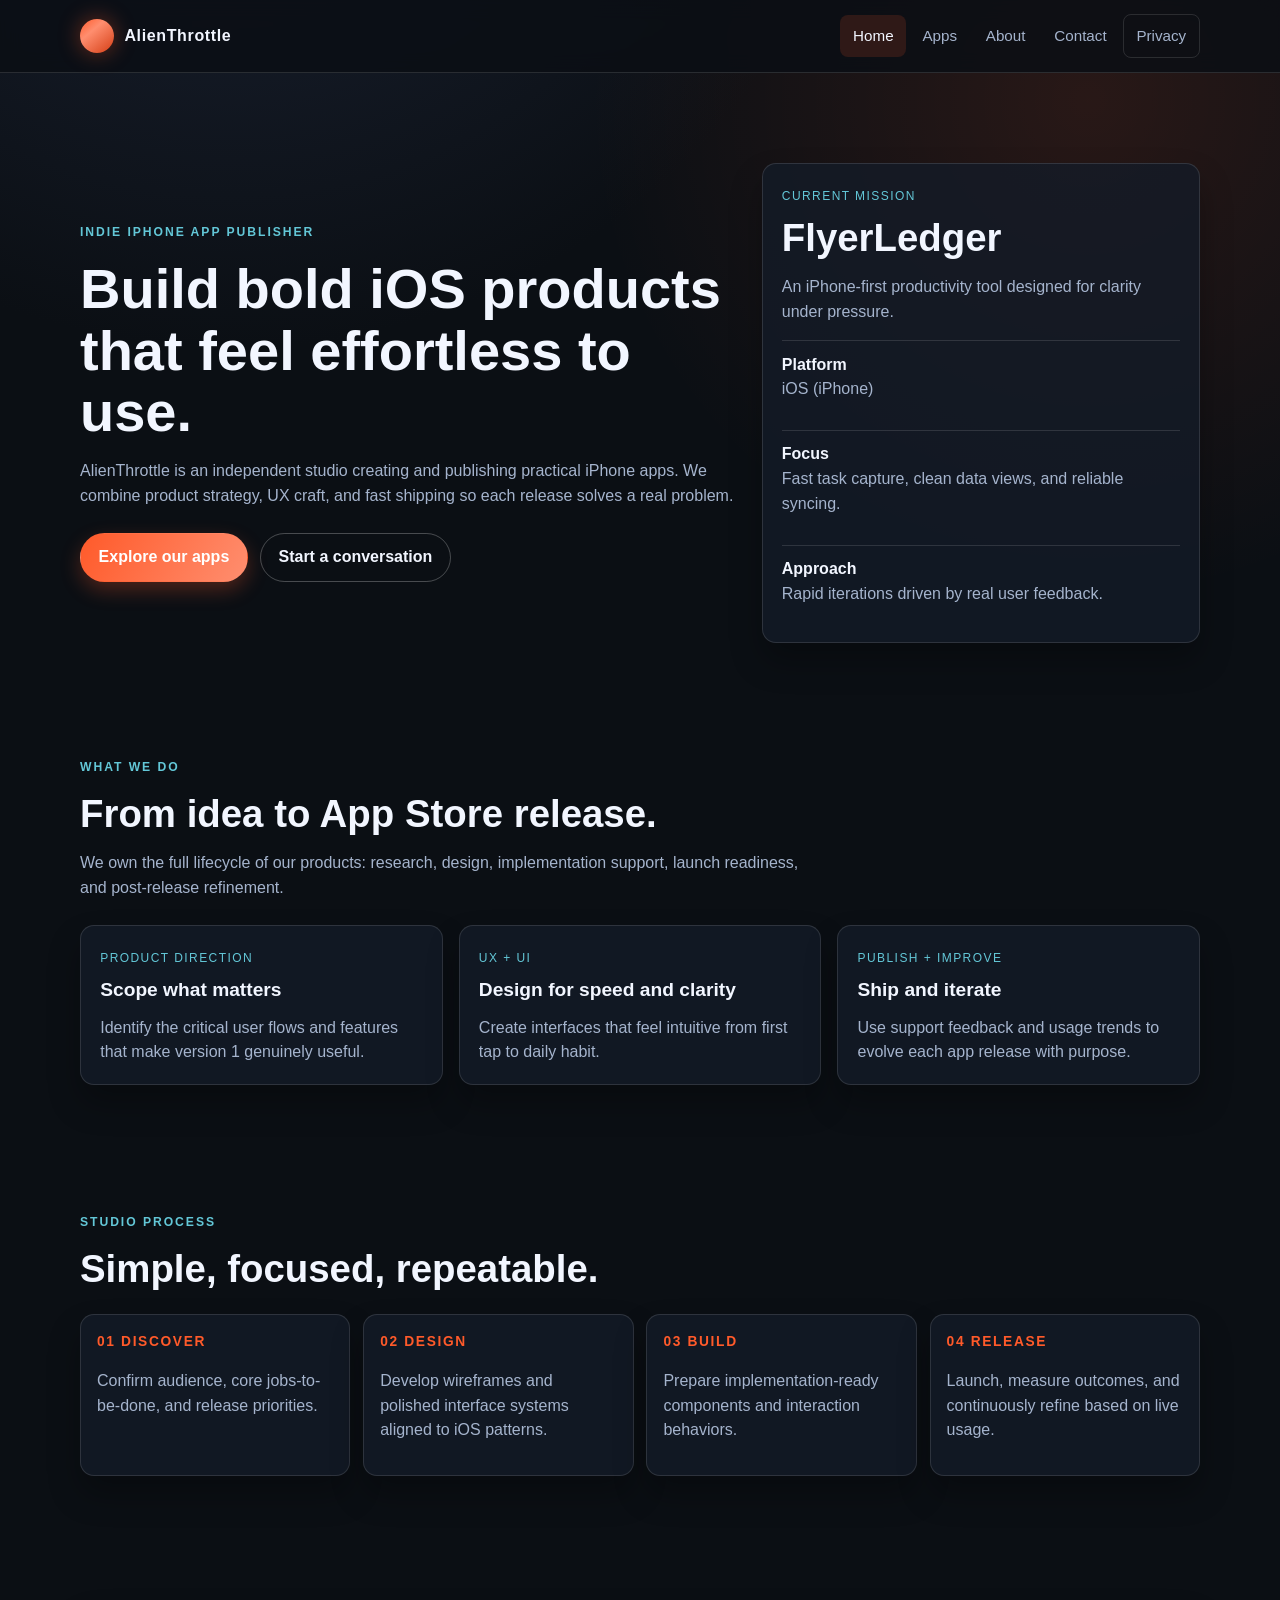
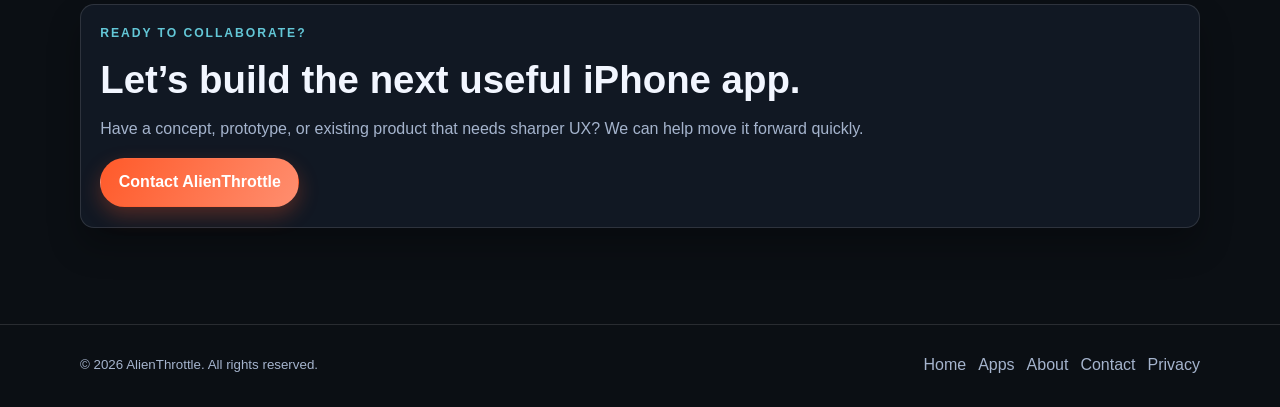
<file: index.html>
<!doctype html>
<html lang="en">
  <head>
    <meta charset="utf-8">
    <meta name="viewport" content="width=device-width, initial-scale=1">
    <title>AlienThrottle | Indie iPhone App Studio</title>
    <meta name="description" content="AlienThrottle is an indie studio that designs, builds, and publishes iPhone apps with a sharp focus on UX and performance.">
    <meta property="og:title" content="AlienThrottle | Indie iPhone App Studio">
    <meta property="og:description" content="We make and publish iPhone apps with thoughtful design and fast iteration.">
    <meta property="og:type" content="website">
    <meta property="og:url" content="https://alienthrottle.com/">
    <meta name="theme-color" content="#0b0f14">
    <link rel="canonical" href="https://alienthrottle.com/">
    <link rel="stylesheet" href="assets/css/main.css">
  </head>
  <body>
    <a class="skip-link" href="#main">Skip to content</a>
    <header class="site-header">
      <div class="inner header-inner">
        <a class="brand" href="index.html">
          <span class="brand-mark" aria-hidden="true"></span>
          <span class="brand-text">AlienThrottle</span>
        </a>
        <button class="nav-toggle" type="button" data-nav-toggle aria-expanded="false" aria-controls="site-nav">
          Menu
        </button>
        <nav class="site-nav" id="site-nav" data-site-nav data-open="false" aria-label="Main navigation">
          <ul>
            <li><a href="index.html" aria-current="page">Home</a></li>
            <li><a href="apps.html">Apps</a></li>
            <li><a href="about.html">About</a></li>
            <li><a href="contact.html">Contact</a></li>
            <li><a class="cta-link" href="privacy.html">Privacy</a></li>
          </ul>
        </nav>
      </div>
    </header>
    <main id="main">
      <section class="hero">
        <div class="inner hero-grid">
          <div>
            <p class="eyebrow">Indie iPhone App Publisher</p>
            <h1>Build bold iOS products that feel effortless to use.</h1>
            <p>
              AlienThrottle is an independent studio creating and publishing practical iPhone apps.
              We combine product strategy, UX craft, and fast shipping so each release solves a real problem.
            </p>
            <div class="hero-actions">
              <a class="button button-primary" href="apps.html">Explore our apps</a>
              <a class="button button-secondary" href="contact.html">Start a conversation</a>
            </div>
          </div>
          <aside class="hero-card" aria-label="Current project snapshot">
            <p class="tag">Current Mission</p>
            <h2>FlyerLedger</h2>
            <p>An iPhone-first productivity tool designed for clarity under pressure.</p>
            <div class="meta">
              <div class="meta-item">
                <strong>Platform</strong>
                <p>iOS (iPhone)</p>
              </div>
              <div class="meta-item">
                <strong>Focus</strong>
                <p>Fast task capture, clean data views, and reliable syncing.</p>
              </div>
              <div class="meta-item">
                <strong>Approach</strong>
                <p>Rapid iterations driven by real user feedback.</p>
              </div>
            </div>
          </aside>
        </div>
      </section>

      <section aria-labelledby="services-title">
        <div class="inner">
          <div class="section-head">
            <p class="eyebrow">What We Do</p>
            <h2 id="services-title">From idea to App Store release.</h2>
            <p>
              We own the full lifecycle of our products: research, design, implementation support,
              launch readiness, and post-release refinement.
            </p>
          </div>
          <div class="grid grid-3">
            <article class="card">
              <p class="tag">Product Direction</p>
              <h3>Scope what matters</h3>
              <p>Identify the critical user flows and features that make version 1 genuinely useful.</p>
            </article>
            <article class="card">
              <p class="tag">UX + UI</p>
              <h3>Design for speed and clarity</h3>
              <p>Create interfaces that feel intuitive from first tap to daily habit.</p>
            </article>
            <article class="card">
              <p class="tag">Publish + Improve</p>
              <h3>Ship and iterate</h3>
              <p>Use support feedback and usage trends to evolve each app release with purpose.</p>
            </article>
          </div>
        </div>
      </section>

      <section aria-labelledby="process-title">
        <div class="inner">
          <div class="section-head">
            <p class="eyebrow">Studio Process</p>
            <h2 id="process-title">Simple, focused, repeatable.</h2>
          </div>
          <div class="process">
            <article class="process-step">
              <p class="process-number">01 Discover</p>
              <p>Confirm audience, core jobs-to-be-done, and release priorities.</p>
            </article>
            <article class="process-step">
              <p class="process-number">02 Design</p>
              <p>Develop wireframes and polished interface systems aligned to iOS patterns.</p>
            </article>
            <article class="process-step">
              <p class="process-number">03 Build</p>
              <p>Prepare implementation-ready components and interaction behaviors.</p>
            </article>
            <article class="process-step">
              <p class="process-number">04 Release</p>
              <p>Launch, measure outcomes, and continuously refine based on live usage.</p>
            </article>
          </div>
        </div>
      </section>

      <section aria-labelledby="cta-title">
        <div class="inner card">
          <p class="eyebrow">Ready to collaborate?</p>
          <h2 id="cta-title">Let’s build the next useful iPhone app.</h2>
          <p>Have a concept, prototype, or existing product that needs sharper UX? We can help move it forward quickly.</p>
          <a class="button button-primary" href="contact.html">Contact AlienThrottle</a>
        </div>
      </section>
    </main>
    <footer class="site-footer">
      <div class="inner footer-inner">
        <small class="muted">© 2026 AlienThrottle. All rights reserved.</small>
        <nav class="footer-nav" aria-label="Footer navigation">
          <a href="index.html">Home</a>
          <a href="apps.html">Apps</a>
          <a href="about.html">About</a>
          <a href="contact.html">Contact</a>
          <a href="privacy.html">Privacy</a>
        </nav>
      </div>
    </footer>
    <script type="module" src="assets/js/main.js"></script>
  </body>
</html>
</file>
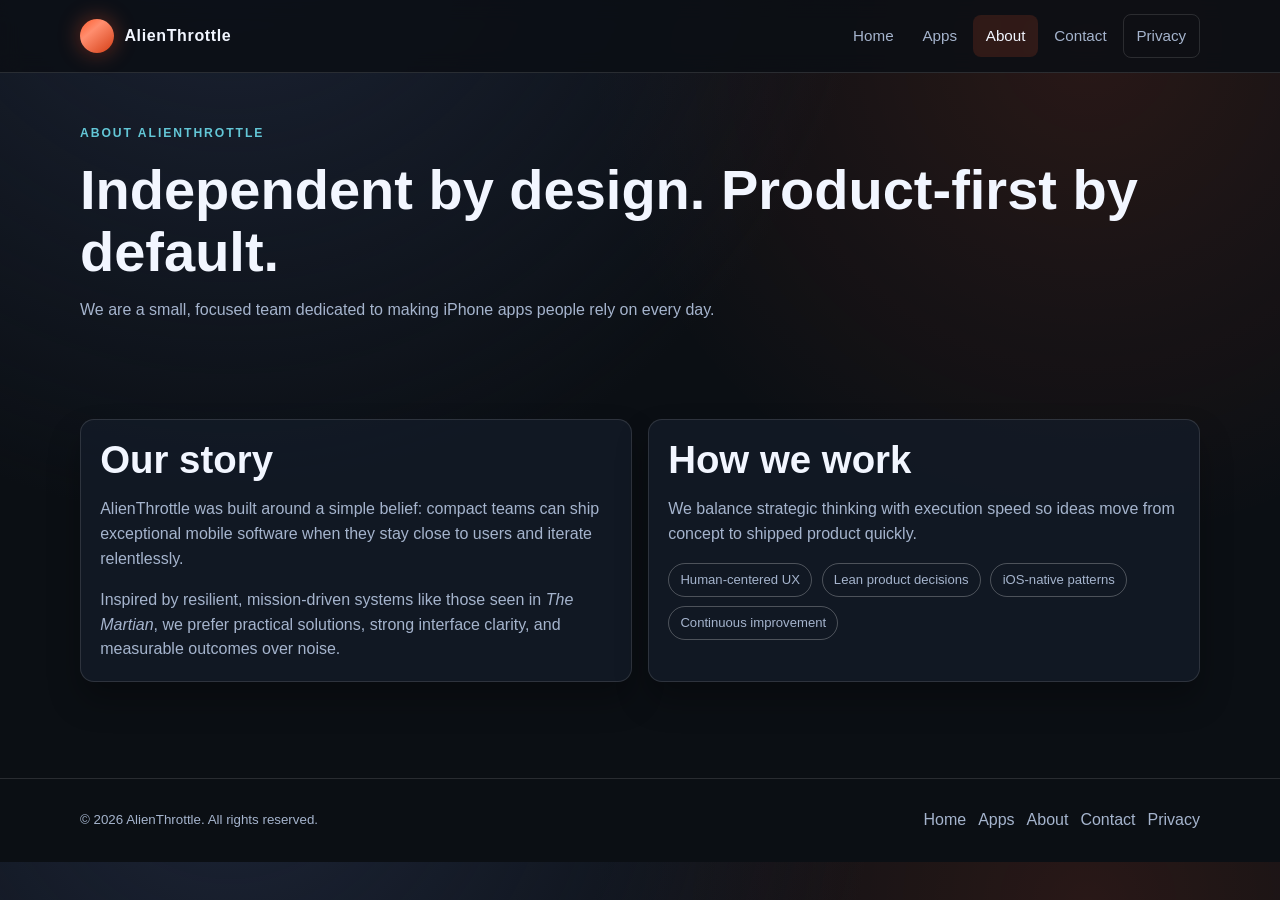
<file: about.html>
<!doctype html>
<html lang="en">
  <head>
    <meta charset="utf-8">
    <meta name="viewport" content="width=device-width, initial-scale=1">
    <title>About | AlienThrottle</title>
    <meta name="description" content="Learn about AlienThrottle, an independent studio focused on building and publishing polished iPhone apps.">
    <meta property="og:title" content="About | AlienThrottle">
    <meta property="og:description" content="An indie app company blending strategy, UX, and rapid iOS product iteration.">
    <meta property="og:type" content="website">
    <meta property="og:url" content="https://alienthrottle.com/about.html">
    <meta name="theme-color" content="#0b0f14">
    <link rel="canonical" href="https://alienthrottle.com/about.html">
    <link rel="stylesheet" href="assets/css/main.css">
  </head>
  <body>
    <a class="skip-link" href="#main">Skip to content</a>
    <header class="site-header">
      <div class="inner header-inner">
        <a class="brand" href="index.html">
          <span class="brand-mark" aria-hidden="true"></span>
          <span class="brand-text">AlienThrottle</span>
        </a>
        <button class="nav-toggle" type="button" data-nav-toggle aria-expanded="false" aria-controls="site-nav">
          Menu
        </button>
        <nav class="site-nav" id="site-nav" data-site-nav data-open="false" aria-label="Main navigation">
          <ul>
            <li><a href="index.html">Home</a></li>
            <li><a href="apps.html">Apps</a></li>
            <li><a href="about.html" aria-current="page">About</a></li>
            <li><a href="contact.html">Contact</a></li>
            <li><a class="cta-link" href="privacy.html">Privacy</a></li>
          </ul>
        </nav>
      </div>
    </header>
    <main id="main">
      <section class="page-title">
        <div class="inner">
          <p class="eyebrow">About AlienThrottle</p>
          <h1>Independent by design. Product-first by default.</h1>
          <p>We are a small, focused team dedicated to making iPhone apps people rely on every day.</p>
        </div>
      </section>

      <section aria-labelledby="story-title">
        <div class="inner grid grid-2">
          <article class="card">
            <h2 id="story-title">Our story</h2>
            <p>
              AlienThrottle was built around a simple belief: compact teams can ship exceptional mobile software
              when they stay close to users and iterate relentlessly.
            </p>
            <p>
              Inspired by resilient, mission-driven systems like those seen in <em>The Martian</em>, we prefer
              practical solutions, strong interface clarity, and measurable outcomes over noise.
            </p>
          </article>
          <article class="card">
            <h2>How we work</h2>
            <p>We balance strategic thinking with execution speed so ideas move from concept to shipped product quickly.</p>
            <ul class="list-inline">
              <li class="chip">Human-centered UX</li>
              <li class="chip">Lean product decisions</li>
              <li class="chip">iOS-native patterns</li>
              <li class="chip">Continuous improvement</li>
            </ul>
          </article>
        </div>
      </section>
    </main>
    <footer class="site-footer">
      <div class="inner footer-inner">
        <small class="muted">© 2026 AlienThrottle. All rights reserved.</small>
        <nav class="footer-nav" aria-label="Footer navigation">
          <a href="index.html">Home</a>
          <a href="apps.html">Apps</a>
          <a href="about.html">About</a>
          <a href="contact.html">Contact</a>
          <a href="privacy.html">Privacy</a>
        </nav>
      </div>
    </footer>
    <script type="module" src="assets/js/main.js"></script>
  </body>
</html>
</file>
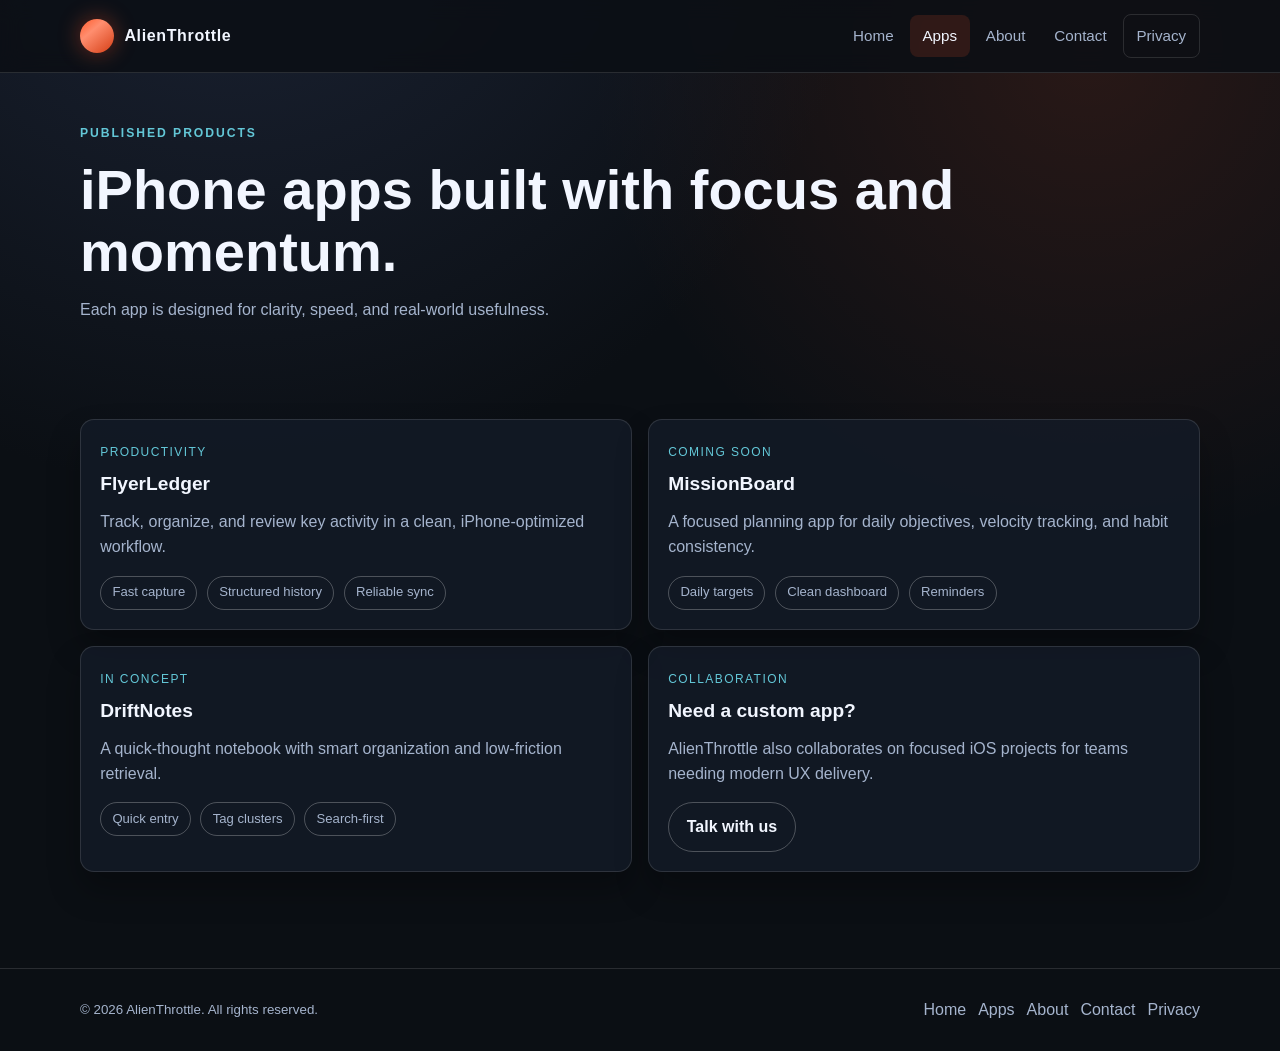
<file: apps.html>
<!doctype html>
<html lang="en">
  <head>
    <meta charset="utf-8">
    <meta name="viewport" content="width=device-width, initial-scale=1">
    <title>Apps | AlienThrottle</title>
    <meta name="description" content="Discover iPhone apps made and published by AlienThrottle.">
    <meta property="og:title" content="Apps | AlienThrottle">
    <meta property="og:description" content="A growing portfolio of practical iPhone apps built by an independent studio.">
    <meta property="og:type" content="website">
    <meta property="og:url" content="https://alienthrottle.com/apps.html">
    <meta name="theme-color" content="#0b0f14">
    <link rel="canonical" href="https://alienthrottle.com/apps.html">
    <link rel="stylesheet" href="assets/css/main.css">
  </head>
  <body>
    <a class="skip-link" href="#main">Skip to content</a>
    <header class="site-header">
      <div class="inner header-inner">
        <a class="brand" href="index.html">
          <span class="brand-mark" aria-hidden="true"></span>
          <span class="brand-text">AlienThrottle</span>
        </a>
        <button class="nav-toggle" type="button" data-nav-toggle aria-expanded="false" aria-controls="site-nav">
          Menu
        </button>
        <nav class="site-nav" id="site-nav" data-site-nav data-open="false" aria-label="Main navigation">
          <ul>
            <li><a href="index.html">Home</a></li>
            <li><a href="apps.html" aria-current="page">Apps</a></li>
            <li><a href="about.html">About</a></li>
            <li><a href="contact.html">Contact</a></li>
            <li><a class="cta-link" href="privacy.html">Privacy</a></li>
          </ul>
        </nav>
      </div>
    </header>
    <main id="main">
      <section class="page-title">
        <div class="inner">
          <p class="eyebrow">Published Products</p>
          <h1>iPhone apps built with focus and momentum.</h1>
          <p>Each app is designed for clarity, speed, and real-world usefulness.</p>
        </div>
      </section>

      <section aria-labelledby="apps-list-title">
        <div class="inner">
          <h2 id="apps-list-title" class="sr-only">App list</h2>
          <div class="grid grid-2">
            <article class="card">
              <p class="tag">Productivity</p>
              <h3>FlyerLedger</h3>
              <p>Track, organize, and review key activity in a clean, iPhone-optimized workflow.</p>
              <ul class="list-inline">
                <li class="chip">Fast capture</li>
                <li class="chip">Structured history</li>
                <li class="chip">Reliable sync</li>
              </ul>
            </article>
            <article class="card">
              <p class="tag">Coming Soon</p>
              <h3>MissionBoard</h3>
              <p>A focused planning app for daily objectives, velocity tracking, and habit consistency.</p>
              <ul class="list-inline">
                <li class="chip">Daily targets</li>
                <li class="chip">Clean dashboard</li>
                <li class="chip">Reminders</li>
              </ul>
            </article>
            <article class="card">
              <p class="tag">In Concept</p>
              <h3>DriftNotes</h3>
              <p>A quick-thought notebook with smart organization and low-friction retrieval.</p>
              <ul class="list-inline">
                <li class="chip">Quick entry</li>
                <li class="chip">Tag clusters</li>
                <li class="chip">Search-first</li>
              </ul>
            </article>
            <article class="card">
              <p class="tag">Collaboration</p>
              <h3>Need a custom app?</h3>
              <p>AlienThrottle also collaborates on focused iOS projects for teams needing modern UX delivery.</p>
              <a class="button button-secondary" href="contact.html">Talk with us</a>
            </article>
          </div>
        </div>
      </section>
    </main>
    <footer class="site-footer">
      <div class="inner footer-inner">
        <small class="muted">© 2026 AlienThrottle. All rights reserved.</small>
        <nav class="footer-nav" aria-label="Footer navigation">
          <a href="index.html">Home</a>
          <a href="apps.html">Apps</a>
          <a href="about.html">About</a>
          <a href="contact.html">Contact</a>
          <a href="privacy.html">Privacy</a>
        </nav>
      </div>
    </footer>
    <script type="module" src="assets/js/main.js"></script>
  </body>
</html>
</file>
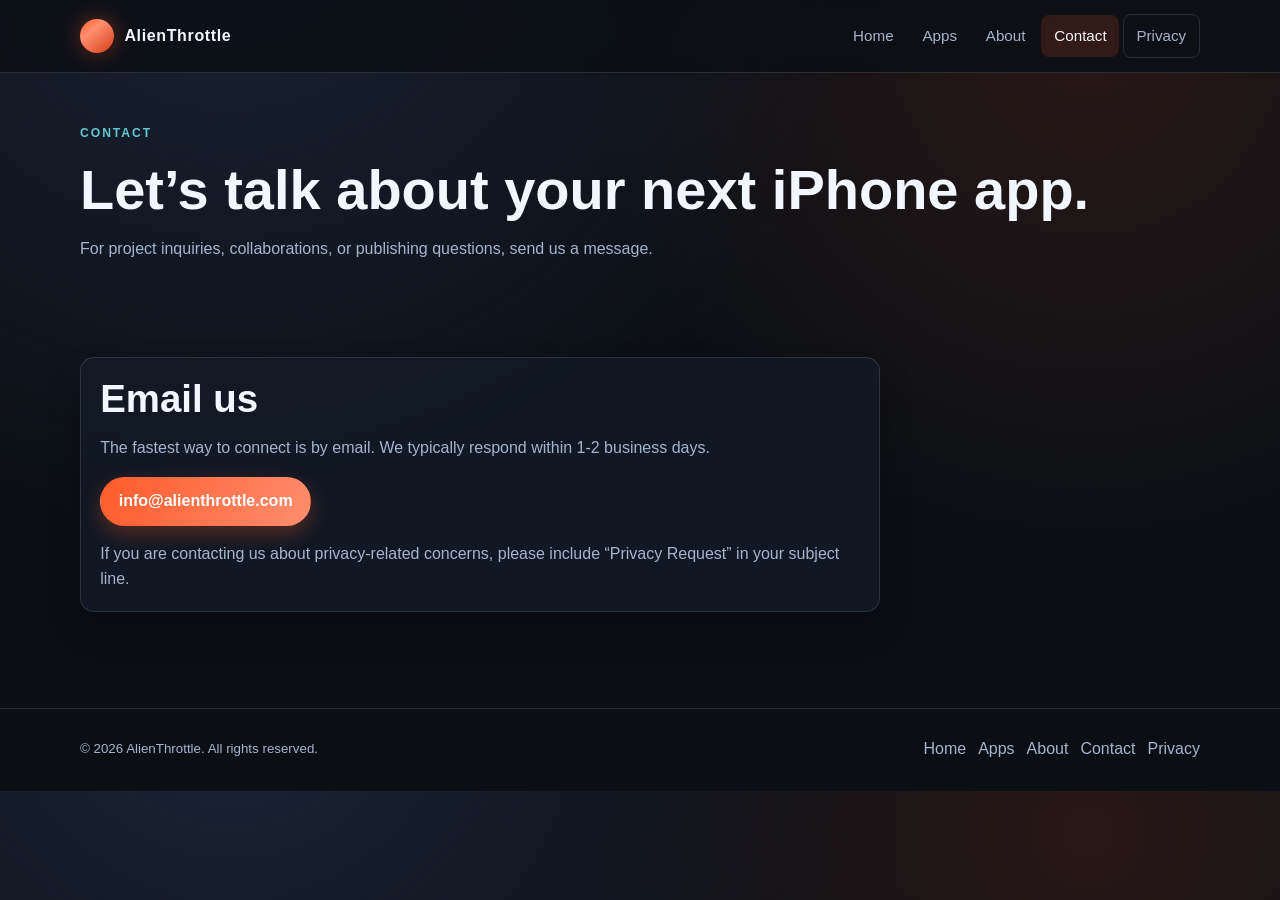
<file: contact.html>
<!doctype html>
<html lang="en">
  <head>
    <meta charset="utf-8">
    <meta name="viewport" content="width=device-width, initial-scale=1">
    <title>Contact | AlienThrottle</title>
    <meta name="description" content="Contact AlienThrottle for app collaborations, product design support, or publishing questions.">
    <meta property="og:title" content="Contact | AlienThrottle">
    <meta property="og:description" content="Reach out to AlienThrottle to discuss your next iPhone app project.">
    <meta property="og:type" content="website">
    <meta property="og:url" content="https://alienthrottle.com/contact.html">
    <meta name="theme-color" content="#0b0f14">
    <link rel="canonical" href="https://alienthrottle.com/contact.html">
    <link rel="stylesheet" href="assets/css/main.css">
  </head>
  <body>
    <a class="skip-link" href="#main">Skip to content</a>
    <header class="site-header">
      <div class="inner header-inner">
        <a class="brand" href="index.html">
          <span class="brand-mark" aria-hidden="true"></span>
          <span class="brand-text">AlienThrottle</span>
        </a>
        <button class="nav-toggle" type="button" data-nav-toggle aria-expanded="false" aria-controls="site-nav">
          Menu
        </button>
        <nav class="site-nav" id="site-nav" data-site-nav data-open="false" aria-label="Main navigation">
          <ul>
            <li><a href="index.html">Home</a></li>
            <li><a href="apps.html">Apps</a></li>
            <li><a href="about.html">About</a></li>
            <li><a href="contact.html" aria-current="page">Contact</a></li>
            <li><a class="cta-link" href="privacy.html">Privacy</a></li>
          </ul>
        </nav>
      </div>
    </header>
    <main id="main">
      <section class="page-title">
        <div class="inner">
          <p class="eyebrow">Contact</p>
          <h1>Let’s talk about your next iPhone app.</h1>
          <p>For project inquiries, collaborations, or publishing questions, send us a message.</p>
        </div>
      </section>
      <section>
        <div class="inner">
          <article class="card contact-panel">
            <h2>Email us</h2>
            <p>The fastest way to connect is by email. We typically respond within 1-2 business days.</p>
            <p><a class="button button-primary" href="mailto:info@alienthrottle.com">info@alienthrottle.com</a></p>
            <p class="muted">If you are contacting us about privacy-related concerns, please include “Privacy Request” in your subject line.</p>
          </article>
        </div>
      </section>
    </main>
    <footer class="site-footer">
      <div class="inner footer-inner">
        <small class="muted">© 2026 AlienThrottle. All rights reserved.</small>
        <nav class="footer-nav" aria-label="Footer navigation">
          <a href="index.html">Home</a>
          <a href="apps.html">Apps</a>
          <a href="about.html">About</a>
          <a href="contact.html">Contact</a>
          <a href="privacy.html">Privacy</a>
        </nav>
      </div>
    </footer>
    <script type="module" src="assets/js/main.js"></script>
  </body>
</html>
</file>
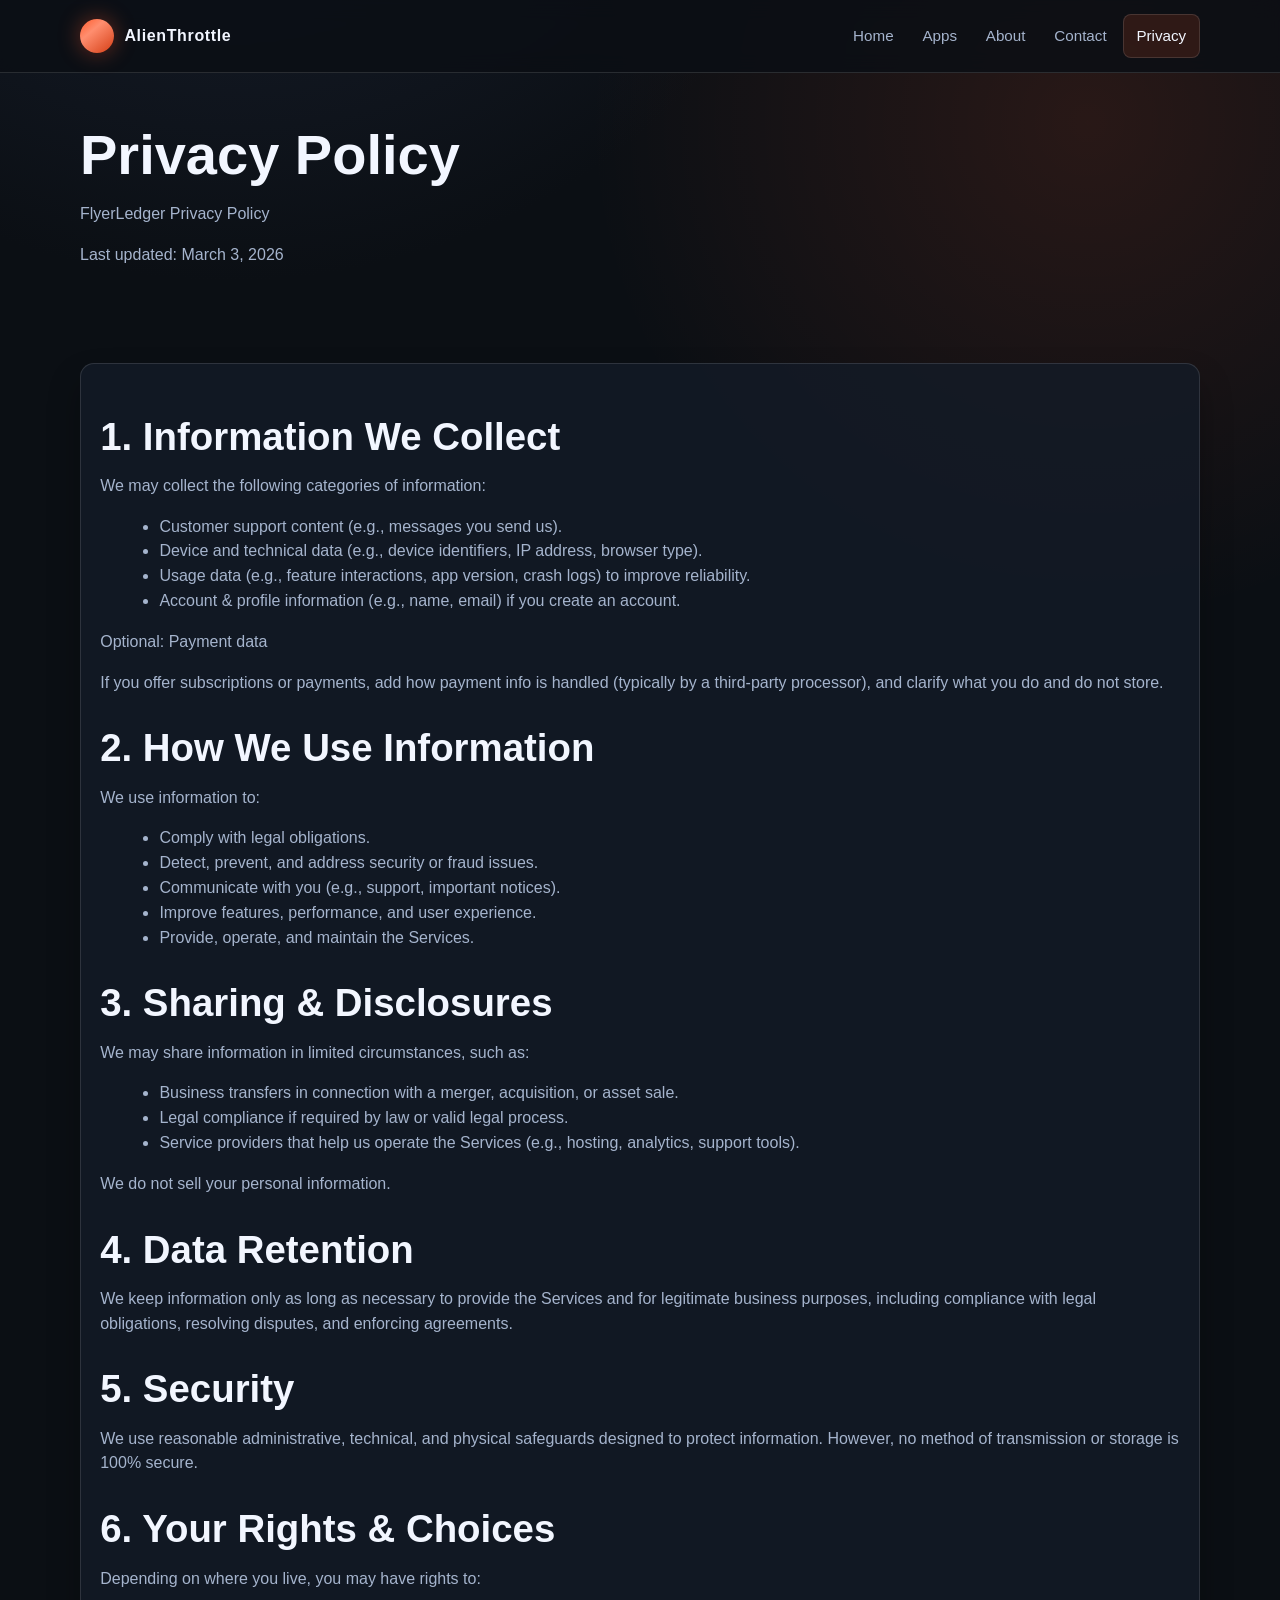
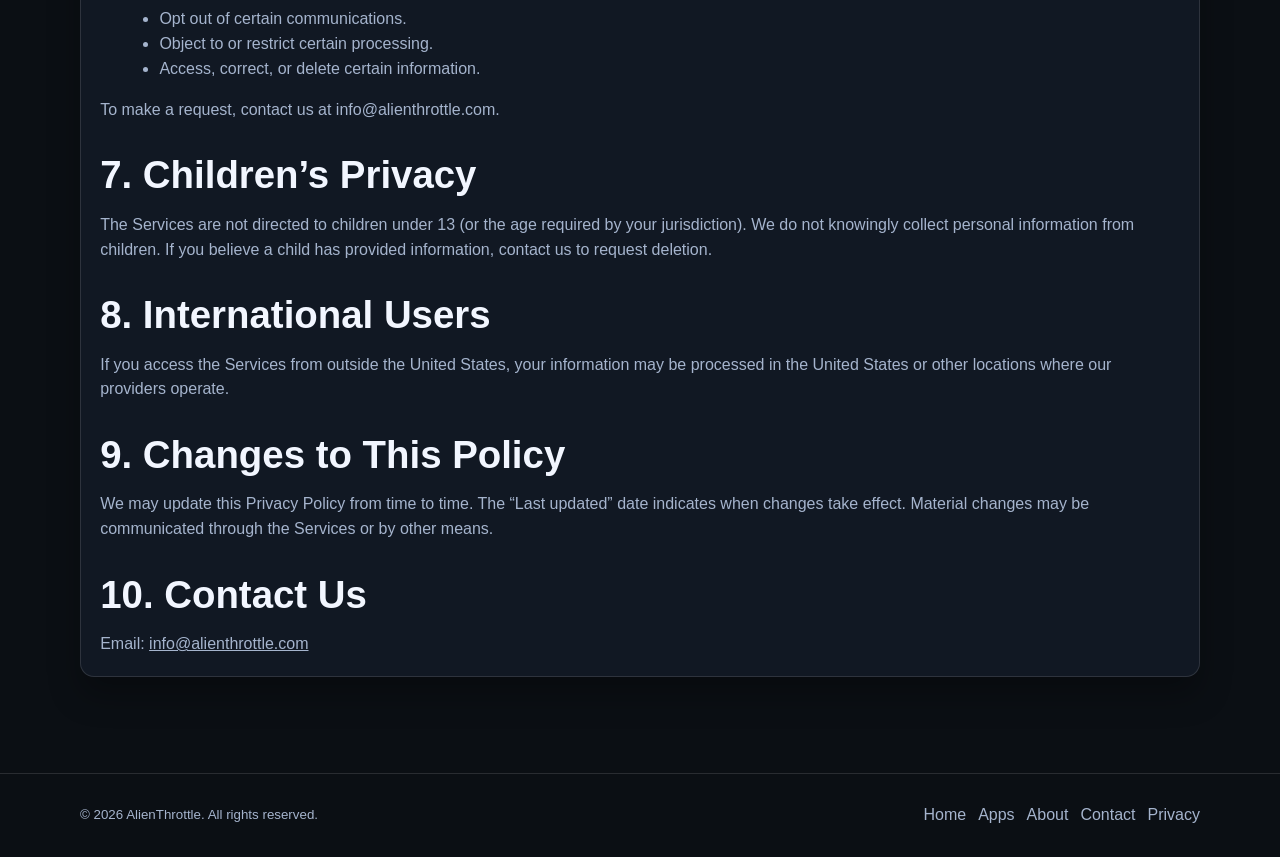
<file: privacy.html>
<!doctype html>
<html lang="en">
  <head>
    <meta charset="utf-8">
    <meta name="viewport" content="width=device-width, initial-scale=1">
    <title>Privacy Policy | AlienThrottle</title>
    <meta name="description" content="Privacy Policy for AlienThrottle and FlyerLedger.">
    <meta property="og:title" content="Privacy Policy | AlienThrottle">
    <meta property="og:description" content="Read the privacy policy for AlienThrottle services and apps.">
    <meta property="og:type" content="website">
    <meta property="og:url" content="https://alienthrottle.com/privacy.html">
    <meta name="theme-color" content="#0b0f14">
    <link rel="canonical" href="https://alienthrottle.com/privacy.html">
    <link rel="stylesheet" href="assets/css/main.css">
  </head>
  <body>
    <a class="skip-link" href="#main">Skip to content</a>
    <header class="site-header">
      <div class="inner header-inner">
        <a class="brand" href="index.html">
          <span class="brand-mark" aria-hidden="true"></span>
          <span class="brand-text">AlienThrottle</span>
        </a>
        <button class="nav-toggle" type="button" data-nav-toggle aria-expanded="false" aria-controls="site-nav">
          Menu
        </button>
        <nav class="site-nav" id="site-nav" data-site-nav data-open="false" aria-label="Main navigation">
          <ul>
            <li><a href="index.html">Home</a></li>
            <li><a href="apps.html">Apps</a></li>
            <li><a href="about.html">About</a></li>
            <li><a href="contact.html">Contact</a></li>
            <li><a class="cta-link" href="privacy.html" aria-current="page">Privacy</a></li>
          </ul>
        </nav>
      </div>
    </header>
    <main id="main">
      <section class="page-title">
        <div class="inner">
          <h1>Privacy Policy</h1>
          <p>FlyerLedger Privacy Policy</p>
          <p>Last updated: March 3, 2026</p>
        </div>
      </section>

      <section>
        <div class="inner card privacy-body">
          <h2>1. Information We Collect</h2>
          <p>We may collect the following categories of information:</p>
          <ul>
            <li>Customer support content (e.g., messages you send us).</li>
            <li>Device and technical data (e.g., device identifiers, IP address, browser type).</li>
            <li>Usage data (e.g., feature interactions, app version, crash logs) to improve reliability.</li>
            <li>Account &amp; profile information (e.g., name, email) if you create an account.</li>
          </ul>
          <p>Optional: Payment data</p>
          <p>
            If you offer subscriptions or payments, add how payment info is handled (typically by a third-party processor),
            and clarify what you do and do not store.
          </p>

          <h2>2. How We Use Information</h2>
          <p>We use information to:</p>
          <ul>
            <li>Comply with legal obligations.</li>
            <li>Detect, prevent, and address security or fraud issues.</li>
            <li>Communicate with you (e.g., support, important notices).</li>
            <li>Improve features, performance, and user experience.</li>
            <li>Provide, operate, and maintain the Services.</li>
          </ul>

          <h2>3. Sharing &amp; Disclosures</h2>
          <p>We may share information in limited circumstances, such as:</p>
          <ul>
            <li>Business transfers in connection with a merger, acquisition, or asset sale.</li>
            <li>Legal compliance if required by law or valid legal process.</li>
            <li>Service providers that help us operate the Services (e.g., hosting, analytics, support tools).</li>
          </ul>
          <p>We do not sell your personal information.</p>

          <h2>4. Data Retention</h2>
          <p>
            We keep information only as long as necessary to provide the Services and for legitimate business purposes,
            including compliance with legal obligations, resolving disputes, and enforcing agreements.
          </p>

          <h2>5. Security</h2>
          <p>
            We use reasonable administrative, technical, and physical safeguards designed to protect information.
            However, no method of transmission or storage is 100% secure.
          </p>

          <h2>6. Your Rights &amp; Choices</h2>
          <p>Depending on where you live, you may have rights to:</p>
          <ul>
            <li>Opt out of certain communications.</li>
            <li>Object to or restrict certain processing.</li>
            <li>Access, correct, or delete certain information.</li>
          </ul>
          <p>To make a request, contact us at info@alienthrottle.com.</p>

          <h2>7. Children’s Privacy</h2>
          <p>
            The Services are not directed to children under 13 (or the age required by your jurisdiction).
            We do not knowingly collect personal information from children.
            If you believe a child has provided information, contact us to request deletion.
          </p>

          <h2>8. International Users</h2>
          <p>
            If you access the Services from outside the United States, your information may be processed in the United States
            or other locations where our providers operate.
          </p>

          <h2>9. Changes to This Policy</h2>
          <p>
            We may update this Privacy Policy from time to time. The “Last updated” date indicates when changes take effect.
            Material changes may be communicated through the Services or by other means.
          </p>

          <h2>10. Contact Us</h2>
          <p>Email: <a href="mailto:info@alienthrottle.com">info@alienthrottle.com</a></p>
        </div>
      </section>
    </main>
    <footer class="site-footer">
      <div class="inner footer-inner">
        <small class="muted">© 2026 AlienThrottle. All rights reserved.</small>
        <nav class="footer-nav" aria-label="Footer navigation">
          <a href="index.html">Home</a>
          <a href="apps.html">Apps</a>
          <a href="about.html">About</a>
          <a href="contact.html">Contact</a>
          <a href="privacy.html">Privacy</a>
        </nav>
      </div>
    </footer>
    <script type="module" src="assets/js/main.js"></script>
  </body>
</html>
</file>
<file: assets/css/main.css>
:root {
  --bg: #0b0f14;
  --bg-elevated: #111722;
  --panel: rgba(20, 27, 40, 0.78);
  --panel-strong: #1a2231;
  --text: #f2f6ff;
  --text-muted: #a5b4cd;
  --accent: #ff5a2a;
  --accent-soft: #ff8e6f;
  --secondary: #63c7d7;
  --border: rgba(255, 255, 255, 0.12);
  --border-strong: rgba(255, 255, 255, 0.25);
  --shadow: 0 18px 32px rgba(0, 0, 0, 0.28);
  --radius: 14px;
  --radius-sm: 10px;
  --content-max: 1120px;
}

*,
*::before,
*::after {
  box-sizing: border-box;
}

html {
  scroll-behavior: smooth;
}

body {
  margin: 0;
  font-family: "Inter", "Segoe UI", Roboto, Helvetica, Arial, sans-serif;
  color: var(--text);
  background:
    radial-gradient(1300px circle at 18% -15%, #1c2436 0%, transparent 50%),
    radial-gradient(1000px circle at 85% 5%, rgba(255, 90, 42, 0.12) 0%, transparent 50%),
    var(--bg);
  line-height: 1.55;
}

a {
  color: inherit;
}

img {
  max-width: 100%;
  display: block;
}

.skip-link {
  position: absolute;
  left: -9999px;
  top: 1rem;
  z-index: 999;
  background: var(--accent);
  color: #fff;
  padding: 0.55rem 0.75rem;
  border-radius: 8px;
}

.skip-link:focus {
  left: 1rem;
}

.site-header {
  position: sticky;
  top: 0;
  z-index: 20;
  backdrop-filter: blur(10px);
  background: rgba(11, 15, 20, 0.85);
  border-bottom: 1px solid var(--border);
}

.inner {
  width: min(var(--content-max), calc(100% - 2rem));
  margin-inline: auto;
}

.header-inner {
  min-height: 72px;
  display: flex;
  align-items: center;
  justify-content: space-between;
  gap: 1rem;
}

.brand {
  display: inline-flex;
  align-items: center;
  gap: 0.65rem;
  text-decoration: none;
  letter-spacing: 0.04em;
}

.brand-mark {
  width: 34px;
  height: 34px;
  border-radius: 50%;
  background:
    linear-gradient(140deg, var(--accent) 0%, var(--accent-soft) 35%, #d53e15 100%);
  box-shadow: 0 0 22px rgba(255, 90, 42, 0.4);
}

.brand-text {
  font-weight: 700;
}

.nav-toggle {
  display: none;
}

.site-nav ul {
  display: flex;
  align-items: center;
  list-style: none;
  margin: 0;
  padding: 0;
  gap: 0.2rem;
}

.site-nav a {
  display: inline-flex;
  align-items: center;
  justify-content: center;
  padding: 0.55rem 0.8rem;
  border-radius: 8px;
  text-decoration: none;
  color: var(--text-muted);
  font-size: 0.95rem;
}

.site-nav a:hover,
.site-nav a:focus-visible {
  color: var(--text);
  background: rgba(255, 255, 255, 0.06);
}

.site-nav a[aria-current="page"] {
  color: var(--text);
  background: rgba(255, 90, 42, 0.14);
}

.cta-link {
  border: 1px solid var(--border);
}

.hero {
  padding: clamp(4rem, 7vw, 7rem) 0 clamp(2rem, 4vw, 3.5rem);
}

.hero-grid {
  display: grid;
  gap: 1.5rem;
  grid-template-columns: 1.2fr 0.8fr;
  align-items: center;
}

.eyebrow {
  color: var(--secondary);
  text-transform: uppercase;
  letter-spacing: 0.16em;
  font-size: 0.76rem;
  font-weight: 700;
}

h1,
h2,
h3 {
  font-family: "Space Grotesk", "Inter", sans-serif;
  line-height: 1.1;
  margin: 0 0 1rem;
}

h1 {
  font-size: clamp(2rem, 5vw, 3.5rem);
}

h2 {
  font-size: clamp(1.55rem, 3.2vw, 2.4rem);
}

h3 {
  font-size: 1.2rem;
}

p {
  margin: 0 0 1rem;
  color: var(--text-muted);
}

.hero-actions {
  display: flex;
  gap: 0.75rem;
  flex-wrap: wrap;
  margin-top: 1.5rem;
}

.button {
  display: inline-flex;
  align-items: center;
  justify-content: center;
  gap: 0.4rem;
  border-radius: 999px;
  padding: 0.7rem 1.1rem;
  text-decoration: none;
  border: 1px solid transparent;
  font-weight: 600;
  transition: transform 180ms ease, box-shadow 180ms ease, border-color 180ms ease;
}

.button-primary {
  background: linear-gradient(120deg, var(--accent) 0%, var(--accent-soft) 100%);
  color: #fff;
  box-shadow: 0 8px 20px rgba(255, 90, 42, 0.28);
}

.button-secondary {
  border-color: var(--border-strong);
  color: var(--text);
}

.button:hover,
.button:focus-visible {
  transform: translateY(-2px);
}

.hero-card,
.card,
.process-step {
  border: 1px solid var(--border);
  background: var(--panel);
  border-radius: var(--radius);
  box-shadow: var(--shadow);
}

.hero-card {
  padding: 1.2rem;
}

.meta {
  display: grid;
  gap: 0.75rem;
}

.meta-item {
  border-top: 1px solid var(--border);
  padding-top: 0.7rem;
}

section {
  padding: clamp(2.5rem, 5vw, 4.5rem) 0;
}

.section-head {
  max-width: 720px;
  margin-bottom: 1.5rem;
}

.grid {
  display: grid;
  gap: 1rem;
}

.grid-3 {
  grid-template-columns: repeat(3, minmax(0, 1fr));
}

.grid-2 {
  grid-template-columns: repeat(2, minmax(0, 1fr));
}

.card {
  padding: 1.2rem;
}

.card p:last-child {
  margin-bottom: 0;
}

.tag {
  display: inline-block;
  margin-bottom: 0.7rem;
  font-size: 0.75rem;
  letter-spacing: 0.12em;
  text-transform: uppercase;
  color: var(--secondary);
}

.process {
  display: grid;
  gap: 0.8rem;
  grid-template-columns: repeat(4, minmax(0, 1fr));
}

.process-step {
  padding: 1rem;
}

.process-number {
  color: var(--accent);
  font-weight: 700;
  font-size: 0.86rem;
  letter-spacing: 0.12em;
  text-transform: uppercase;
}

.list-inline {
  display: flex;
  flex-wrap: wrap;
  gap: 0.6rem;
  padding: 0;
  list-style: none;
  margin: 0;
}

.chip {
  border: 1px solid var(--border-strong);
  color: var(--text-muted);
  border-radius: 999px;
  padding: 0.36rem 0.7rem;
  font-size: 0.82rem;
}

.site-footer {
  border-top: 1px solid var(--border);
  margin-top: 2rem;
  padding: 1.8rem 0;
}

.footer-inner {
  display: flex;
  flex-wrap: wrap;
  align-items: center;
  gap: 0.7rem 1.2rem;
  justify-content: space-between;
}

.footer-nav {
  display: flex;
  flex-wrap: wrap;
  gap: 0.75rem;
}

.footer-nav a {
  text-decoration: none;
  color: var(--text-muted);
}

.footer-nav a:hover {
  color: var(--text);
}

.muted {
  color: var(--text-muted);
}

.privacy-body h2 {
  margin-top: 2rem;
}

.privacy-body ul {
  margin: 0 0 1rem 1.2rem;
  color: var(--text-muted);
}

.page-title {
  padding-top: clamp(2.7rem, 4vw, 4rem);
  padding-bottom: 1rem;
}

.contact-panel {
  max-width: 800px;
}

.sr-only {
  position: absolute;
  width: 1px;
  height: 1px;
  margin: -1px;
  padding: 0;
  border: 0;
  overflow: hidden;
  clip: rect(0, 0, 0, 0);
}

@media (max-width: 900px) {
  .hero-grid,
  .grid-3,
  .process {
    grid-template-columns: 1fr;
  }

  .grid-2 {
    grid-template-columns: 1fr;
  }

  .nav-toggle {
    display: inline-flex;
    border: 1px solid var(--border);
    border-radius: 8px;
    background: transparent;
    color: var(--text);
    padding: 0.45rem 0.65rem;
  }

  .site-nav {
    position: absolute;
    top: 72px;
    right: 1rem;
    left: 1rem;
    background: #0e141d;
    border: 1px solid var(--border);
    border-radius: 12px;
    padding: 0.7rem;
    display: none;
  }

  .site-nav[data-open="true"] {
    display: block;
  }

  .site-nav ul {
    flex-direction: column;
    align-items: stretch;
  }

  .site-nav a {
    justify-content: flex-start;
  }
}

@media (prefers-reduced-motion: reduce) {
  *,
  *::before,
  *::after {
    animation-duration: 0.01ms !important;
    animation-iteration-count: 1 !important;
    transition-duration: 0.01ms !important;
    scroll-behavior: auto !important;
  }
}
</file>
